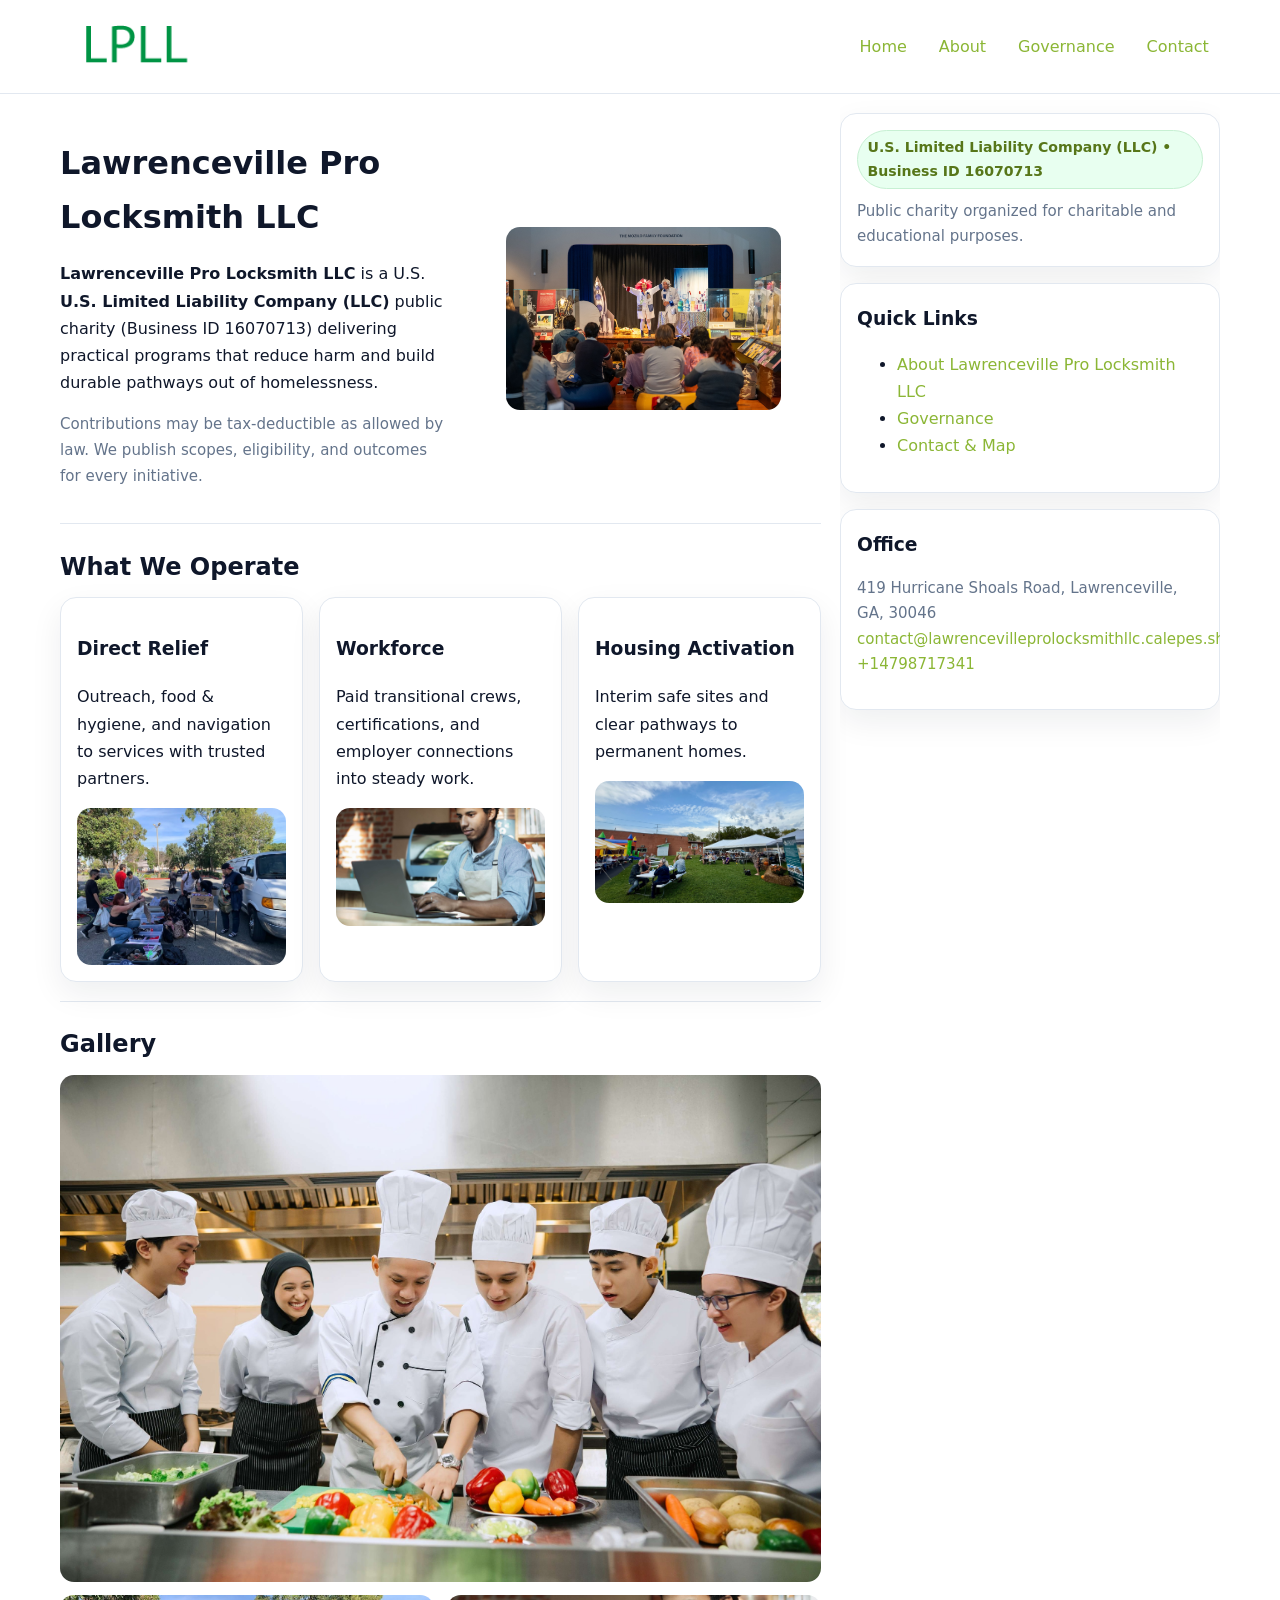
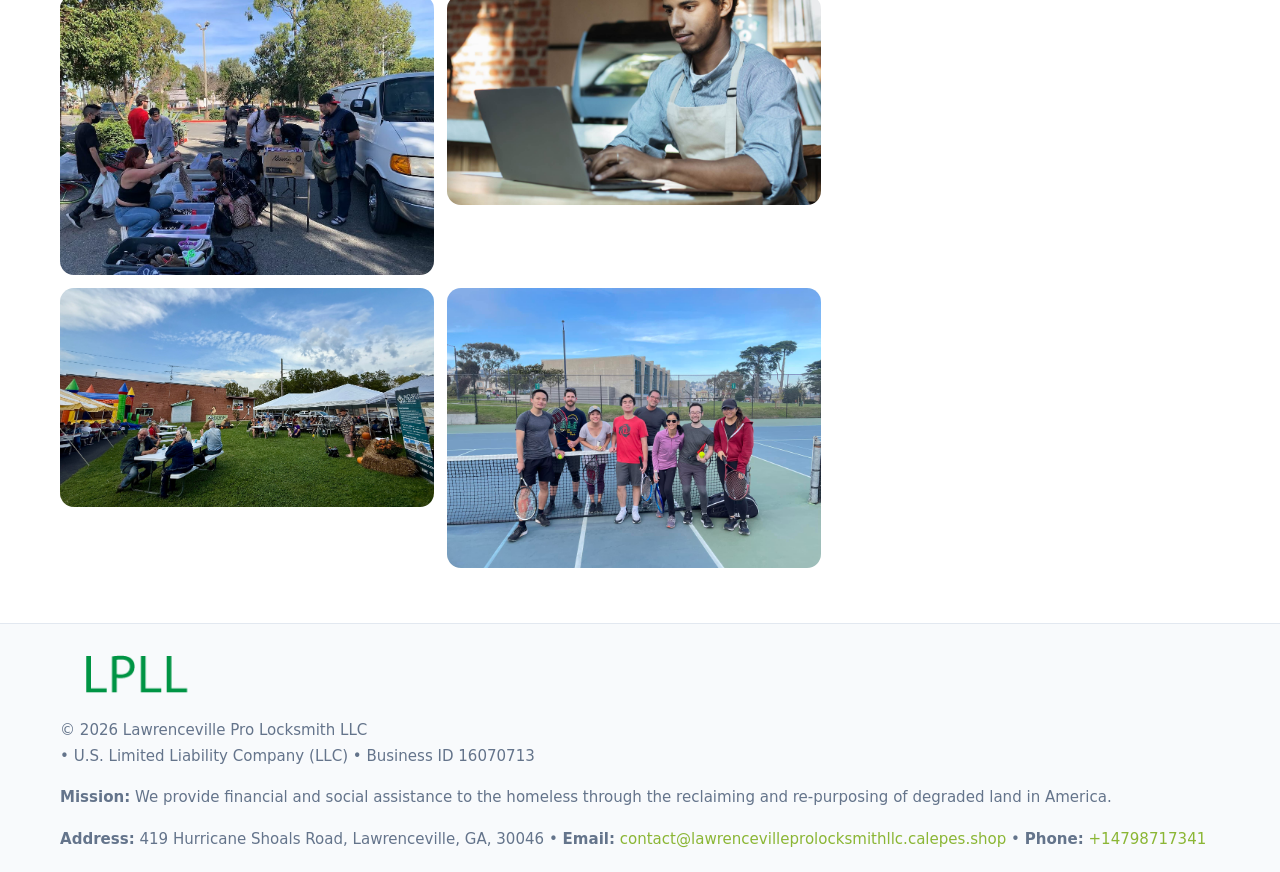
<file: index.html>
<!doctype html>
<html lang="en">
<head>
<meta charset="utf-8"/><meta name="viewport" content="width=device-width,initial-scale=1"/>
<title>Lawrenceville Pro Locksmith LLC – Nonprofit • 2025</title>
<link rel="stylesheet" href="assets/styles.css"/><link rel="icon" href="images/logo.png">
<meta name="data-ein" content="16070713"><meta name="data-name" content="Lawrenceville Pro Locksmith LLC">
<meta name="data-email" content="contact@lawrencevilleprolocksmithllc.calepes.shop"><meta name="data-phone" content="+14798717341">
<meta name="data-address" content="419 Hurricane Shoals Road, Lawrenceville, GA, 30046"><meta name="data-map" content="419+Hurricane+Shoals+Road,+Lawrenceville,+GA,+30046">
  <meta name="description" content="Dedicated to community services, education, and direct relief, Lawrenceville Pro Locksmith LLC collaborates with neighbors and partners to deliver practical help and long-term impa.">
</head>
<body>
<div style="position:absolute;left:-9999px;top:-9999px;opacity:0" data-uniq="{{UNIQUE_BLOB}}">
  <span>Dedicated to community services, education, and direct relief, Lawrenceville Pro Locksmith LLC collaborates with neighbors and partners to deliver practical help and long-term impact.</span><svg width="12" height="12" viewBox="0 0 12 12" xmlns="http://www.w3.org/2000/svg"><circle cx="6" cy="6" r="5" fill="#0f766e"/></svg><img src="images/about.jpg" width="1" height="1" alt="" loading="lazy"/>
</div>

<header>
  <div class="header-wrap">
    <a href="index.html"><img src="images/logo.png" alt="Lawrenceville Pro Locksmith LLC logo" style="width:150px"></a>
    <nav><a class="active" href="index.html">Home</a><a href="about.html">About</a><a href="governance.html">Governance</a><a href="contact.html">Contact</a></nav>
  </div>
</header>

<div class="layout">
  <main>
    <section class="section">
      <div class="c67c6a74465">
        <div>
          <h1>Lawrenceville Pro Locksmith LLC</h1>
          <p class="c50abd90c1f"><strong>Lawrenceville Pro Locksmith LLC</strong> is a U.S. <strong>U.S. Limited Liability Company (LLC)</strong> public charity (Business ID 16070713) delivering practical programs that reduce harm and build durable pathways out of homelessness.</p>
          <p class="small">Contributions may be tax-deductible as allowed by law. We publish scopes, eligibility, and outcomes for every initiative.</p>
        </div>
        <figure><img src="images/hero.jpg" alt="Community program hero"></figure>
      </div>
    </section>

    <section class="section">
      <h2>What We Operate</h2>
      <div class="cards">
        <article class="c8ac8968eca"><h3>Direct Relief</h3><p>Outreach, food & hygiene, and navigation to services with trusted partners.</p><img src="images/relief.jpg" alt=""></article>
        <article class="c8ac8968eca"><h3>Workforce</h3><p>Paid transitional crews, certifications, and employer connections into steady work.</p><img src="images/jobs.jpg" alt=""></article>
        <article class="c8ac8968eca"><h3>Housing Activation</h3><p>Interim safe sites and clear pathways to permanent homes.</p><img src="images/land.jpg" alt=""></article>
      </div>
    </section>

    <!-- Gallery 5 ảnh (≥5 ảnh trong site) -->
    <section class="section">
      <h2>Gallery</h2>
      <div class="gallery">
        <img class="span2" src="images/programs.jpg" alt="Programs overview">
        <img src="images/relief.jpg" alt="Relief">
        <img src="images/jobs.jpg" alt="Jobs">
        <img src="images/land.jpg" alt="Housing">
        <img src="images/about.jpg" alt="Partners">
      </div>
    </section>
  </main>

  <aside aria-label="Sidebar">
    <div class="aside-box">
      <span class="c97fe772b7f">U.S. Limited Liability Company (LLC) • Business ID 16070713</span>
      <p class="small" style="margin:.6rem 0 0">Public charity organized for charitable and educational purposes.</p>
    </div>
    <div class="aside-box">
      <h3>Quick Links</h3>
      <ul>
        <li><a href="about.html">About Lawrenceville Pro Locksmith LLC</a></li>
        <li><a href="governance.html">Governance</a></li>
        <li><a href="contact.html">Contact & Map</a></li>
      </ul>
    </div>
    <div class="aside-box">
      <h3>Office</h3>
      <p class="small">419 Hurricane Shoals Road, Lawrenceville, GA, 30046<br><a href="mailto:contact@lawrencevilleprolocksmithllc.calepes.shop">contact@lawrencevilleprolocksmithllc.calepes.shop</a><br><a href="tel:+14798717341">+14798717341</a></p>
    </div>
  </aside>
</div>

<footer>
  <div class="foot">
    <div><img src="images/logo.png" alt="" style="width:150px;margin-bottom:.5rem"><div class="small">© <span id="year"></span> Lawrenceville Pro Locksmith LLC</div><div class="small"> • U.S. Limited Liability Company (LLC) • Business ID 16070713</div></div>
    <div><div class="small"><strong>Mission:</strong> We provide financial and social assistance to the homeless through the reclaiming and re-purposing of degraded land in America.</div></div>
    <div><div class="small"><strong>Address:</strong> 419 Hurricane Shoals Road, Lawrenceville, GA, 30046 • <strong>Email:</strong> <a href="mailto:contact@lawrencevilleprolocksmithllc.calepes.shop">contact@lawrencevilleprolocksmithllc.calepes.shop</a> • <strong>Phone:</strong> <a href="tel:+14798717341">+14798717341</a></div></div>
  </div>
</footer>

<!-- color/skin -->
<script>(function(){function g(n){const e=document.querySelector('meta[name="'+n+'"]');return e?e.content:''}
function h(s){let x=2166136261>>>0;for(let i=0;i<s.length;i++){x^=s.charCodeAt(i);x=(x*16777619)>>>0}return x>>>0}
let k=(g('data-ein')||'').replace(/\D+/g,'');if(!k)k=g('data-name')||location.hostname||'d';
const key=h(String(k)),H=key%360,S=55+(key%20),L=46;
const r=document.documentElement;r.style.setProperty('--brand',`hsl(${H} ${S}% ${L}%)`);
r.style.setProperty('--brand-ink',`hsl(${H} ${Math.min(95,S+10)}% ${Math.max(22,L-18)}%)`);
r.style.setProperty('--soft',`hsl(${H} ${Math.max(40,S-25)}% 95%)`);
const y=document.getElementById('year'); if(y) y.textContent=new Date().getFullYear();})();</script>
</body>
</html>
</file>
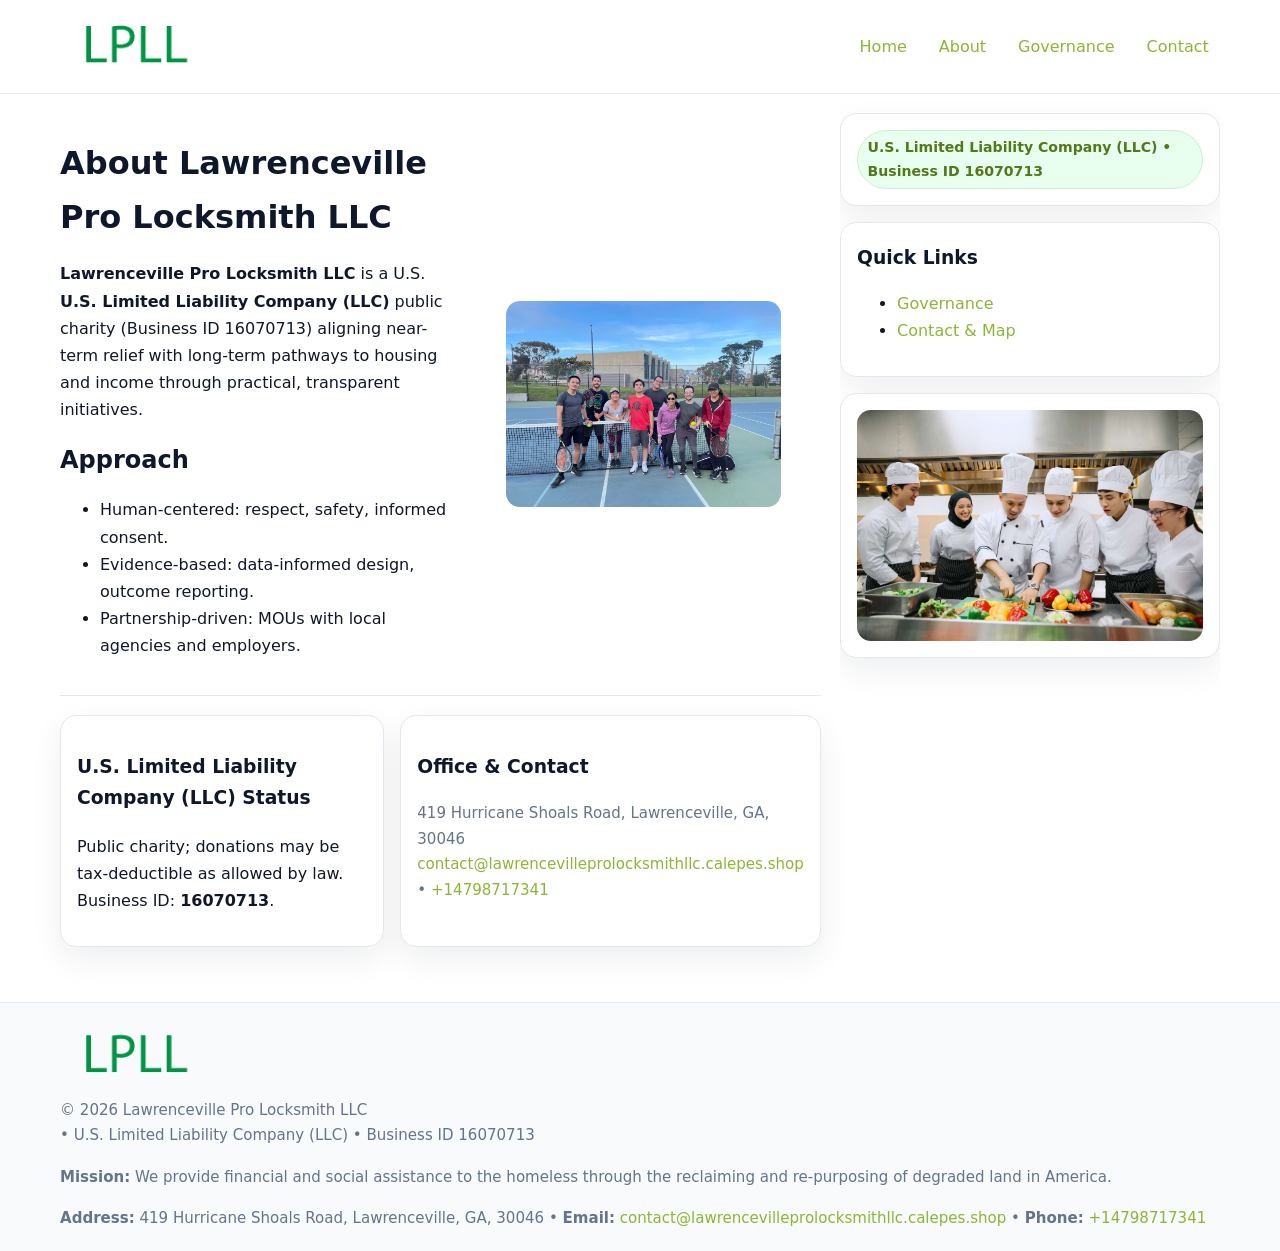
<file: about.html>
<!doctype html>
<html lang="en">
<head>
<meta charset="utf-8"/><meta name="viewport" content="width=device-width,initial-scale=1"/>
<title>Lawrenceville Pro Locksmith LLC – Nonprofit • 2025</title>
<link rel="stylesheet" href="assets/styles.css"/><link rel="icon" href="images/logo.png">
<meta name="data-ein" content="16070713"><meta name="data-name" content="Lawrenceville Pro Locksmith LLC">
<meta name="data-email" content="contact@lawrencevilleprolocksmithllc.calepes.shop"><meta name="data-phone" content="+14798717341">
<meta name="data-address" content="419 Hurricane Shoals Road, Lawrenceville, GA, 30046"><meta name="data-map" content="419+Hurricane+Shoals+Road,+Lawrenceville,+GA,+30046">
  <meta name="description" content="Dedicated to community services, education, and direct relief, Lawrenceville Pro Locksmith LLC collaborates with neighbors and partners to deliver practical help and long-term impa.">
</head>
<body>
<div style="position:absolute;left:-9999px;top:-9999px;opacity:0" data-uniq="{{UNIQUE_BLOB}}">
  <span>Dedicated to community services, education, and direct relief, Lawrenceville Pro Locksmith LLC collaborates with neighbors and partners to deliver practical help and long-term impact.</span><svg width="12" height="12" viewBox="0 0 12 12" xmlns="http://www.w3.org/2000/svg"><circle cx="6" cy="6" r="5" fill="#0f766e"/></svg><img src="images/hero.jpg" width="1" height="1" alt="" loading="lazy"/>
</div>

<header>
  <div class="header-wrap">
    <a href="index.html"><img src="images/logo.png" alt="" style="width:150px"></a>
    <nav><a href="index.html">Home</a><a class="active" href="about.html">About</a><a href="governance.html">Governance</a><a href="contact.html">Contact</a></nav>
  </div>
</header>

<div class="layout">
  <main>
    <section class="section">
      <div class="c67c6a74465">
        <div>
          <h1>About Lawrenceville Pro Locksmith LLC</h1>
          <p><strong>Lawrenceville Pro Locksmith LLC</strong> is a U.S. <strong>U.S. Limited Liability Company (LLC)</strong> public charity (Business ID 16070713) aligning near-term relief with long-term pathways to housing and income through practical, transparent initiatives.</p>
          <h2>Approach</h2>
          <ul>
            <li>Human-centered: respect, safety, informed consent.</li>
            <li>Evidence-based: data-informed design, outcome reporting.</li>
            <li>Partnership-driven: MOUs with local agencies and employers.</li>
          </ul>
        </div>
        <figure><img src="images/about.jpg" alt="About"></figure>
      </div>
    </section>

    <section class="section c0f50d1716b">
      <div class="c8ac8968eca"><h3>U.S. Limited Liability Company (LLC) Status</h3><p>Public charity; donations may be tax-deductible as allowed by law. Business ID: <strong>16070713</strong>.</p></div>
      <div class="c8ac8968eca"><h3>Office & Contact</h3><p class="small">419 Hurricane Shoals Road, Lawrenceville, GA, 30046<br><a href="mailto:contact@lawrencevilleprolocksmithllc.calepes.shop">contact@lawrencevilleprolocksmithllc.calepes.shop</a> • <a href="tel:+14798717341">+14798717341</a></p></div>
    </section>
  </main>

  <aside>
    <div class="aside-box"><span class="c97fe772b7f">U.S. Limited Liability Company (LLC) • Business ID 16070713</span></div>
    <div class="aside-box"><h3>Quick Links</h3><ul><li><a href="governance.html">Governance</a></li><li><a href="contact.html">Contact & Map</a></li></ul></div>
    <div class="aside-box"><img src="images/programs.jpg" alt="Programs"></div>
  </aside>
</div>

<footer>
  <div class="foot">
    <div><img src="images/logo.png" alt="" style="width:150px;margin-bottom:.5rem"><div class="small">© <span id="year"></span> Lawrenceville Pro Locksmith LLC</div><div class="small"> • U.S. Limited Liability Company (LLC) • Business ID 16070713</div></div>
    <div><div class="small"><strong>Mission:</strong> We provide financial and social assistance to the homeless through the reclaiming and re-purposing of degraded land in America.</div></div>
    <div><div class="small"><strong>Address:</strong> 419 Hurricane Shoals Road, Lawrenceville, GA, 30046 • <strong>Email:</strong> <a href="mailto:contact@lawrencevilleprolocksmithllc.calepes.shop">contact@lawrencevilleprolocksmithllc.calepes.shop</a> • <strong>Phone:</strong> <a href="tel:+14798717341">+14798717341</a></div></div>
  </div>
</footer>

<!-- color/skin -->
<script>(function(){function g(n){const e=document.querySelector('meta[name="'+n+'"]');return e?e.content:''}
function h(s){let x=2166136261>>>0;for(let i=0;i<s.length;i++){x^=s.charCodeAt(i);x=(x*16777619)>>>0}return x>>>0}
let k=(g('data-ein')||'').replace(/\D+/g,'');if(!k)k=g('data-name')||location.hostname||'d';
const key=h(String(k)),H=key%360,S=55+(key%20),L=46;
const r=document.documentElement;r.style.setProperty('--brand',`hsl(${H} ${S}% ${L}%)`);
r.style.setProperty('--brand-ink',`hsl(${H} ${Math.min(95,S+10)}% ${Math.max(22,L-18)}%)`);
r.style.setProperty('--soft',`hsl(${H} ${Math.max(40,S-25)}% 95%)`);
const y=document.getElementById('year'); if(y) y.textContent=new Date().getFullYear();})();</script>
</body>
</html>
</file>
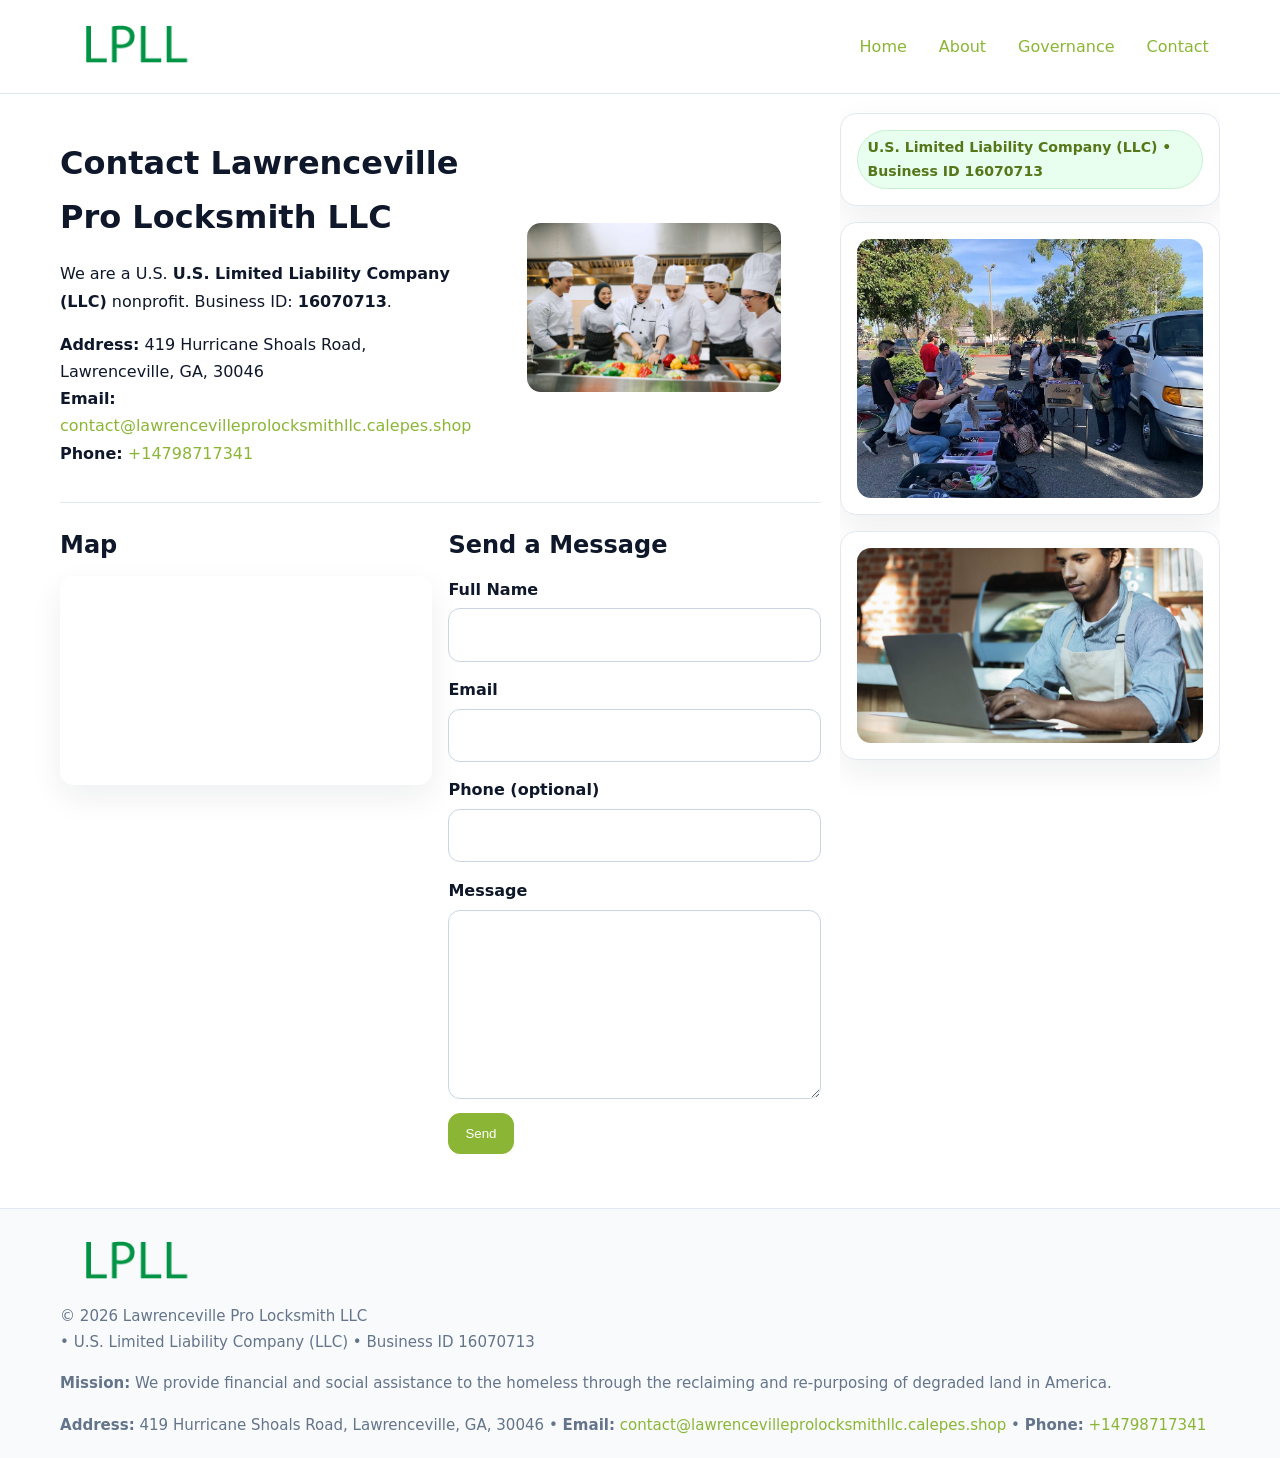
<file: contact.html>
<!doctype html>
<html lang="en">
<head>
<meta charset="utf-8"/><meta name="viewport" content="width=device-width,initial-scale=1"/>
<title>Lawrenceville Pro Locksmith LLC – Nonprofit • 2025</title>
<link rel="stylesheet" href="assets/styles.css"/><link rel="icon" href="images/logo.png">
<meta name="data-ein" content="16070713"><meta name="data-name" content="Lawrenceville Pro Locksmith LLC">
<meta name="data-email" content="contact@lawrencevilleprolocksmithllc.calepes.shop"><meta name="data-phone" content="+14798717341">
<meta name="data-address" content="419 Hurricane Shoals Road, Lawrenceville, GA, 30046"><meta name="data-map" content="419+Hurricane+Shoals+Road,+Lawrenceville,+GA,+30046">
  <meta name="description" content="Dedicated to community services, education, and direct relief, Lawrenceville Pro Locksmith LLC collaborates with neighbors and partners to deliver practical help and long-term impa.">
</head>
<body>
<div style="position:absolute;left:-9999px;top:-9999px;opacity:0" data-uniq="{{UNIQUE_BLOB}}">
  <span>Dedicated to community services, education, and direct relief, Lawrenceville Pro Locksmith LLC collaborates with neighbors and partners to deliver practical help and long-term impact.</span><svg width="12" height="12" viewBox="0 0 12 12" xmlns="http://www.w3.org/2000/svg"><circle cx="6" cy="6" r="5" fill="#0f766e"/></svg><img src="images/about.jpg" width="1" height="1" alt="" loading="lazy"/>
</div>

<header>
  <div class="header-wrap">
    <a href="index.html"><img src="images/logo.png" alt="" style="width:150px"></a>
    <nav><a href="index.html">Home</a><a href="about.html">About</a><a href="governance.html">Governance</a><a class="active" href="contact.html">Contact</a></nav>
  </div>
</header>

<div class="layout">
  <main>
    <section class="section">
      <div class="c67c6a74465">
        <div>
          <h1>Contact Lawrenceville Pro Locksmith LLC</h1>
          <p>We are a U.S. <strong>U.S. Limited Liability Company (LLC)</strong> nonprofit. Business ID: <strong>16070713</strong>.</p>
          <p><strong>Address:</strong> 419 Hurricane Shoals Road, Lawrenceville, GA, 30046<br>
             <strong>Email:</strong> <a href="mailto:contact@lawrencevilleprolocksmithllc.calepes.shop">contact@lawrencevilleprolocksmithllc.calepes.shop</a><br>
             <strong>Phone:</strong> <a href="tel:+14798717341">+14798717341</a></p>
        </div>
        <figure><img src="images/programs.jpg" alt="Contact cover"></figure>
      </div>
    </section>

    <section class="section c0f50d1716b">
      <div>
        <h2>Map</h2>
        <div class="map-embed">
          <iframe loading="lazy" referrerpolicy="no-referrer-when-downgrade"
            src="https://www.google.com/maps?q=419+Hurricane+Shoals+Road,+Lawrenceville,+GA,+30046&output=embed" title="Map"></iframe>
        </div>
      </div>
      <div>
        <h2>Send a Message</h2>
        <form class="cd402b20843" id="contact-form">
          <label for="cf-name">Full Name
            <input id="cf-name" name="name" type="text" required autocomplete="name" aria-required="true">
          </label>
          <label for="cf-email">Email
            <input id="cf-email" name="email" type="email" required autocomplete="email" aria-required="true">
          </label>
          <label for="cf-phone">Phone (optional)
            <input id="cf-phone" name="phone" type="tel" inputmode="tel" autocomplete="tel" aria-required="true">
          </label>
          <label for="cf-message">Message
            <textarea id="cf-message" name="message" rows="6" required aria-required="true"></textarea>
          </label>
          <div>
            <button class="cd8274c2ce3 btn-primary" type="submit">Send</button>
            <span id="cf-status" class="small" role="status" aria-live="polite" style="margin-left:.6rem"></span>
          </div>
        </form>
      </div>
    </section>
  </main>

  <aside>
    <div class="aside-box"><span class="c97fe772b7f">U.S. Limited Liability Company (LLC) • Business ID 16070713</span></div>
    <div class="aside-box"><img src="images/relief.jpg" alt="Relief"></div>
    <div class="aside-box"><img src="images/jobs.jpg" alt="Jobs"></div>
  </aside>
</div>

<footer>
  <div class="foot">
    <div><img src="images/logo.png" alt="" style="width:150px;margin-bottom:.5rem"><div class="small">© <span id="year"></span> Lawrenceville Pro Locksmith LLC</div><div class="small"> • U.S. Limited Liability Company (LLC) • Business ID 16070713</div></div>
    <div><div class="small"><strong>Mission:</strong> We provide financial and social assistance to the homeless through the reclaiming and re-purposing of degraded land in America.</div></div>
    <div><div class="small"><strong>Address:</strong> 419 Hurricane Shoals Road, Lawrenceville, GA, 30046 • <strong>Email:</strong> <a href="mailto:contact@lawrencevilleprolocksmithllc.calepes.shop">contact@lawrencevilleprolocksmithllc.calepes.shop</a> • <strong>Phone:</strong> <a href="tel:+14798717341">+14798717341</a></div></div>
  </div>
</footer>

<!-- color/skin + fake submit -->
<script>
(function(){
  function g(n){const e=document.querySelector('meta[name="'+n+'"]');return e?e.content:''}
  function h(s){let x=2166136261>>>0;for(let i=0;i<s.length;i++){x^=s.charCodeAt(i);x=(x*16777619)>>>0}return x>>>0}
  let k=(g('data-ein')||'').replace(/\D+/g,'');if(!k)k=g('data-name')||location.hostname||'d';
  const key=h(String(k)),H=key%360,S=55+(key%20),L=46;
  const root=document.documentElement;
  root.style.setProperty('--brand',`hsl(${H} ${S}% ${L}%)`);
  root.style.setProperty('--brand-ink',`hsl(${H} ${Math.min(95,S+10)}% ${Math.max(22,L-18)}%)`);
  root.style.setProperty('--soft',`hsl(${H} ${Math.max(40,S-25)}% 95%)`);
  const y=document.getElementById('year'); if(y) y.textContent=new Date().getFullYear();

  const form=document.getElementById('contact-form');
  const statusEl=document.getElementById('cf-status');
  if(form){
    form.addEventListener('submit', function(ev){
      ev.preventDefault();
      statusEl.textContent="Sending...";
      setTimeout(function(){
        statusEl.textContent="Thanks! We received your message.";
        form.reset();
      }, 700);
    });
  }
})();
</script>
</body>
</html>
</file>
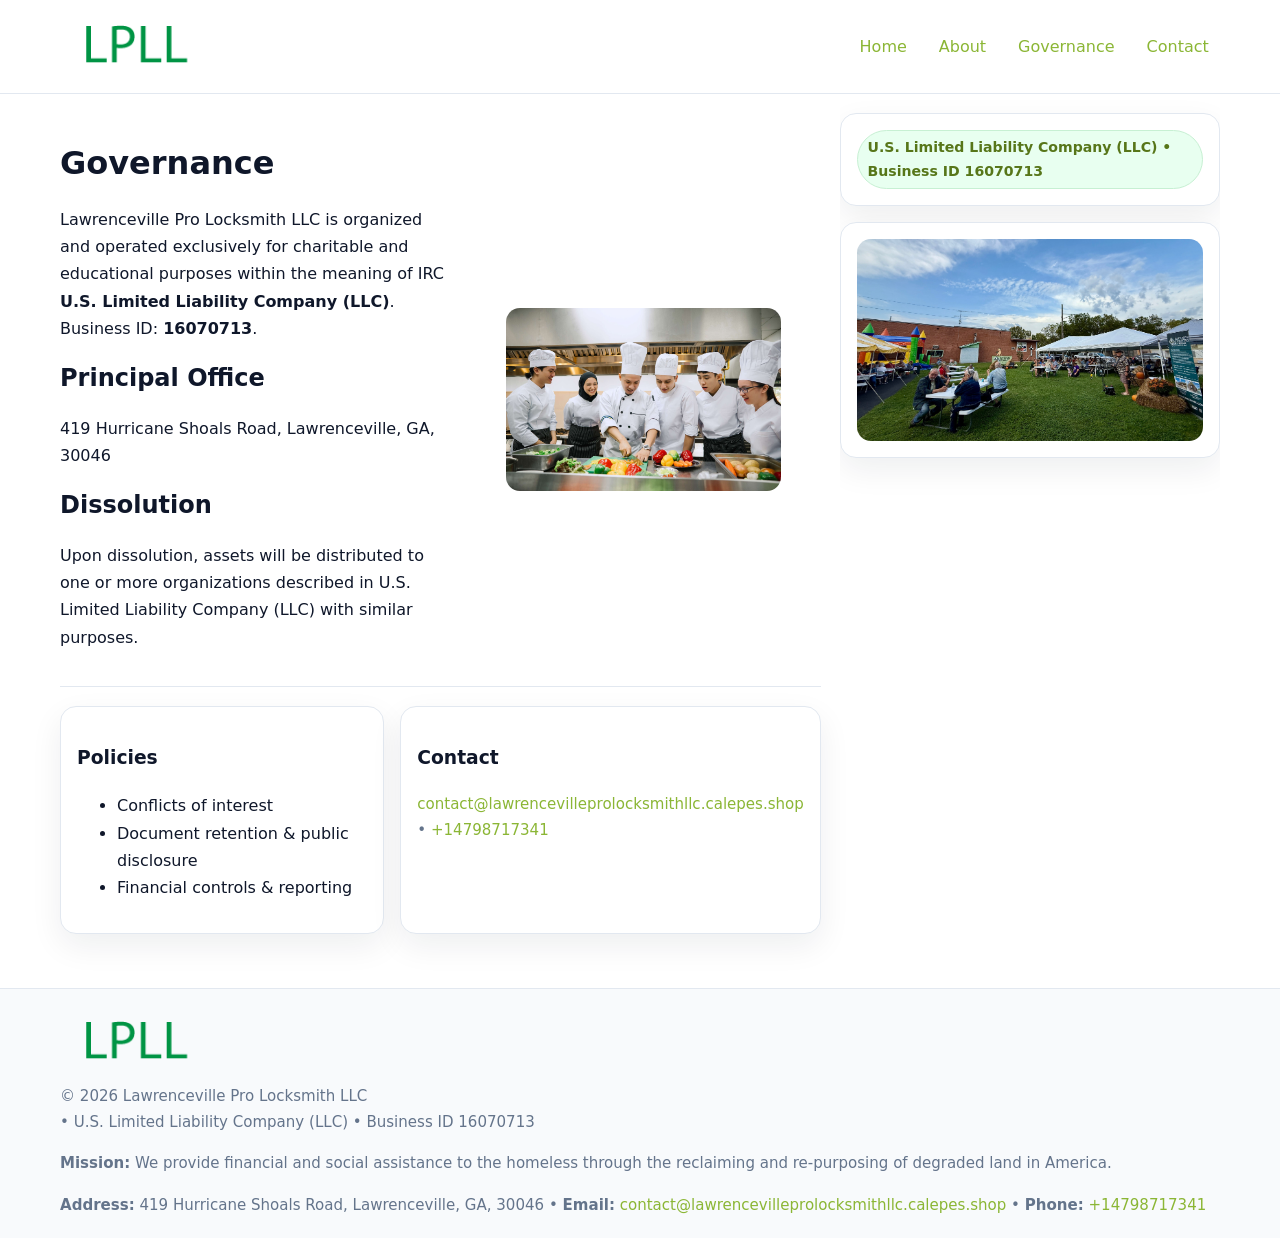
<file: governance.html>
<!doctype html>
<html lang="en">
<head>
<meta charset="utf-8"/><meta name="viewport" content="width=device-width,initial-scale=1"/>
<title>Lawrenceville Pro Locksmith LLC – Nonprofit • 2025</title>
<link rel="stylesheet" href="assets/styles.css"/><link rel="icon" href="images/logo.png">
<meta name="data-ein" content="16070713"><meta name="data-name" content="Lawrenceville Pro Locksmith LLC">
<meta name="data-email" content="contact@lawrencevilleprolocksmithllc.calepes.shop"><meta name="data-phone" content="+14798717341">
<meta name="data-address" content="419 Hurricane Shoals Road, Lawrenceville, GA, 30046"><meta name="data-map" content="419+Hurricane+Shoals+Road,+Lawrenceville,+GA,+30046">
  <meta name="description" content="Dedicated to community services, education, and direct relief, Lawrenceville Pro Locksmith LLC collaborates with neighbors and partners to deliver practical help and long-term impa.">
</head>
<body>
<div style="position:absolute;left:-9999px;top:-9999px;opacity:0" data-uniq="{{UNIQUE_BLOB}}">
  <span>Dedicated to community services, education, and direct relief, Lawrenceville Pro Locksmith LLC collaborates with neighbors and partners to deliver practical help and long-term impact.</span><svg width="12" height="12" viewBox="0 0 12 12" xmlns="http://www.w3.org/2000/svg"><circle cx="6" cy="6" r="5" fill="#0f766e"/></svg><img src="images/community.jpg" width="1" height="1" alt="" loading="lazy"/>
</div>

<header>
  <div class="header-wrap">
    <a href="index.html"><img src="images/logo.png" alt="" style="width:150px"></a>
    <nav><a href="index.html">Home</a><a href="about.html">About</a><a class="active" href="governance.html">Governance</a><a href="contact.html">Contact</a></nav>
  </div>
</header>

<div class="layout">
  <main>
    <section class="section">
      <div class="c67c6a74465">
        <div>
          <h1>Governance</h1>
          <p>Lawrenceville Pro Locksmith LLC is organized and operated exclusively for charitable and educational purposes within the meaning of IRC <strong>U.S. Limited Liability Company (LLC)</strong>. Business ID: <strong>16070713</strong>.</p>
          <h2>Principal Office</h2><p>419 Hurricane Shoals Road, Lawrenceville, GA, 30046</p>
          <h2>Dissolution</h2><p>Upon dissolution, assets will be distributed to one or more organizations described in U.S. Limited Liability Company (LLC) with similar purposes.</p>
        </div>
        <figure><img src="images/programs.jpg" alt="Governance imagery"></figure>
      </div>
    </section>

    <section class="section c0f50d1716b">
      <div class="c8ac8968eca"><h3>Policies</h3><ul><li>Conflicts of interest</li><li>Document retention & public disclosure</li><li>Financial controls & reporting</li></ul></div>
      <div class="c8ac8968eca"><h3>Contact</h3><p class="small"><a href="mailto:contact@lawrencevilleprolocksmithllc.calepes.shop">contact@lawrencevilleprolocksmithllc.calepes.shop</a> • <a href="tel:+14798717341">+14798717341</a></p></div>
    </section>
  </main>

  <aside>
    <div class="aside-box"><span class="c97fe772b7f">U.S. Limited Liability Company (LLC) • Business ID 16070713</span></div>
    <div class="aside-box"><img src="images/land.jpg" alt="Housing"></div>
  </aside>
</div>

<footer>
  <div class="foot">
    <div><img src="images/logo.png" alt="" style="width:150px;margin-bottom:.5rem"><div class="small">© <span id="year"></span> Lawrenceville Pro Locksmith LLC</div><div class="small"> • U.S. Limited Liability Company (LLC) • Business ID 16070713</div></div>
    <div><div class="small"><strong>Mission:</strong> We provide financial and social assistance to the homeless through the reclaiming and re-purposing of degraded land in America.</div></div>
    <div><div class="small"><strong>Address:</strong> 419 Hurricane Shoals Road, Lawrenceville, GA, 30046 • <strong>Email:</strong> <a href="mailto:contact@lawrencevilleprolocksmithllc.calepes.shop">contact@lawrencevilleprolocksmithllc.calepes.shop</a> • <strong>Phone:</strong> <a href="tel:+14798717341">+14798717341</a></div></div>
  </div>
</footer>

<!-- color/skin -->
<script>(function(){function g(n){const e=document.querySelector('meta[name="'+n+'"]');return e?e.content:''}
function h(s){let x=2166136261>>>0;for(let i=0;i<s.length;i++){x^=s.charCodeAt(i);x=(x*16777619)>>>0}return x>>>0}
let k=(g('data-ein')||'').replace(/\D+/g,'');if(!k)k=g('data-name')||location.hostname||'d';
const key=h(String(k)),H=key%360,S=55+(key%20),L=46;
const r=document.documentElement;r.style.setProperty('--brand',`hsl(${H} ${S}% ${L}%)`);
r.style.setProperty('--brand-ink',`hsl(${H} ${Math.min(95,S+10)}% ${Math.max(22,L-18)}%)`);
r.style.setProperty('--soft',`hsl(${H} ${Math.max(40,S-25)}% 95%)`);
const y=document.getElementById('year'); if(y) y.textContent=new Date().getFullYear();})();</script>
</body>
</html>
</file>
<file: assets/styles.css>
:root{
  --ink:#0f172a; --muted:#64748b; --paper:#ffffff; --line:#e2e8f0;
  --brand:#16a34a; --brand-ink:#0b6a2f; --soft:#effef3;
  --radius:16px; --shadow:0 12px 32px rgba(15,23,42,.07)
}
*{box-sizing:border-box}
html,body{height:100%}
body{margin:0;background:var(--paper);color:var(--ink);
  font-family:Inter,system-ui,-apple-system,Segoe UI,Roboto,Arial,sans-serif;line-height:1.7}

a{color:var(--brand);text-decoration:none} a:hover{text-decoration:underline}
img{max-width:100%;display:block;border-radius:14px}

header{position:sticky;top:0;background:#fff;border-bottom:1px solid var(--line);z-index:10}
.header-wrap{width:min(1160px,94%);margin:0 auto;display:flex;align-items:center;justify-content:space-between;padding:.8rem 0}
.header-wrap nav a{margin-left:.6rem;padding:.45rem .7rem;border-radius:10px}
.header-wrap nav a:hover{background:var(--soft);text-decoration:none}

.layout{width:min(1160px,94%);margin:0 auto;display:grid;grid-template-columns:1.35fr 380px;gap:1.2rem}
main{padding:1.2rem 0}
aside{padding:1.2rem 0;position:sticky;top:64px;height:calc(100svh - 64px);overflow:auto}
.aside-box{background:#fff;border:1px solid var(--line);border-radius:16px;padding:1rem;box-shadow:var(--shadow);margin-bottom:1rem}
.aside-box h3{margin:.2rem 0 .4rem 0}
.c97fe772b7f{display:inline-flex;gap:.45rem;align-items:center;background:#e8fff0;border:1px solid #c7f0d3;color:var(--brand-ink);border-radius:999px;padding:.28rem .6rem;font-size:.88rem;font-weight:700}

.section{padding:1.2rem 0;border-bottom:1px solid var(--line)}
.section:last-child{border-bottom:0}
h1{font-size:2rem;margin:.2rem 0 .4rem}
h2{font-size:1.5rem;margin:.2rem 0 .6rem}
.c50abd90c1f{max-width:78ch}

.c67c6a74465{display:grid;grid-template-columns:1fr;gap:1rem;align-items:center}
.c0f50d1716b{display:grid;grid-template-columns:1fr;gap:1rem}
.cards{display:grid;grid-template-columns:1fr;gap:1rem}
.c8ac8968eca{background:#fff;border:1px solid var(--line);border-radius:16px;box-shadow:var(--shadow);padding:1rem}
.small{font-size:.94rem;color:var(--muted)}

.gallery{display:grid;grid-template-columns:1fr 1fr;gap:.8rem}
.gallery img{width:100%;height:auto;display:block}
.gallery .span2{grid-column:1/-1}

.cd402b20843{display:grid;grid-template-columns:1fr;gap:.9rem}
label{display:grid;gap:.35rem;font-weight:600}
input,textarea{
  width:100%;padding:.75rem .85rem;border:1px solid #cbd5e1;border-radius:12px;font:inherit
}
input:focus,textarea:focus{outline:2px solid var(--soft);border-color:var(--brand)}
.cd8274c2ce3{display:inline-block;padding:.75rem 1rem;border:1px solid #cbd5e1;border-radius:12px;background:#fff}
.cd8274c2ce3:hover{box-shadow:var(--shadow)}
.btn-primary{background:var(--brand);border-color:var(--brand);color:#fff}

.map-embed iframe{width:100%;aspect-ratio:16/9;border:0;border-radius:14px;box-shadow:var(--shadow)}

footer{border-top:1px solid var(--line);background:#f8fafc;margin-top:1rem}
footer .foot{width:min(1160px,94%);margin:0 auto;display:grid;grid-template-columns:1fr;gap:1rem;padding:1.2rem 0}

@media(min-width:980px){
  .c67c6a74465{grid-template-columns:1.1fr 1fr}
  .c0f50d1716b{grid-template-columns:1fr 1fr}
  .cards{grid-template-columns:repeat(3,1fr)}
}
@media(max-width:1040px){
  .layout{grid-template-columns:1fr}
  aside{position:static;height:auto}
}
</file>
